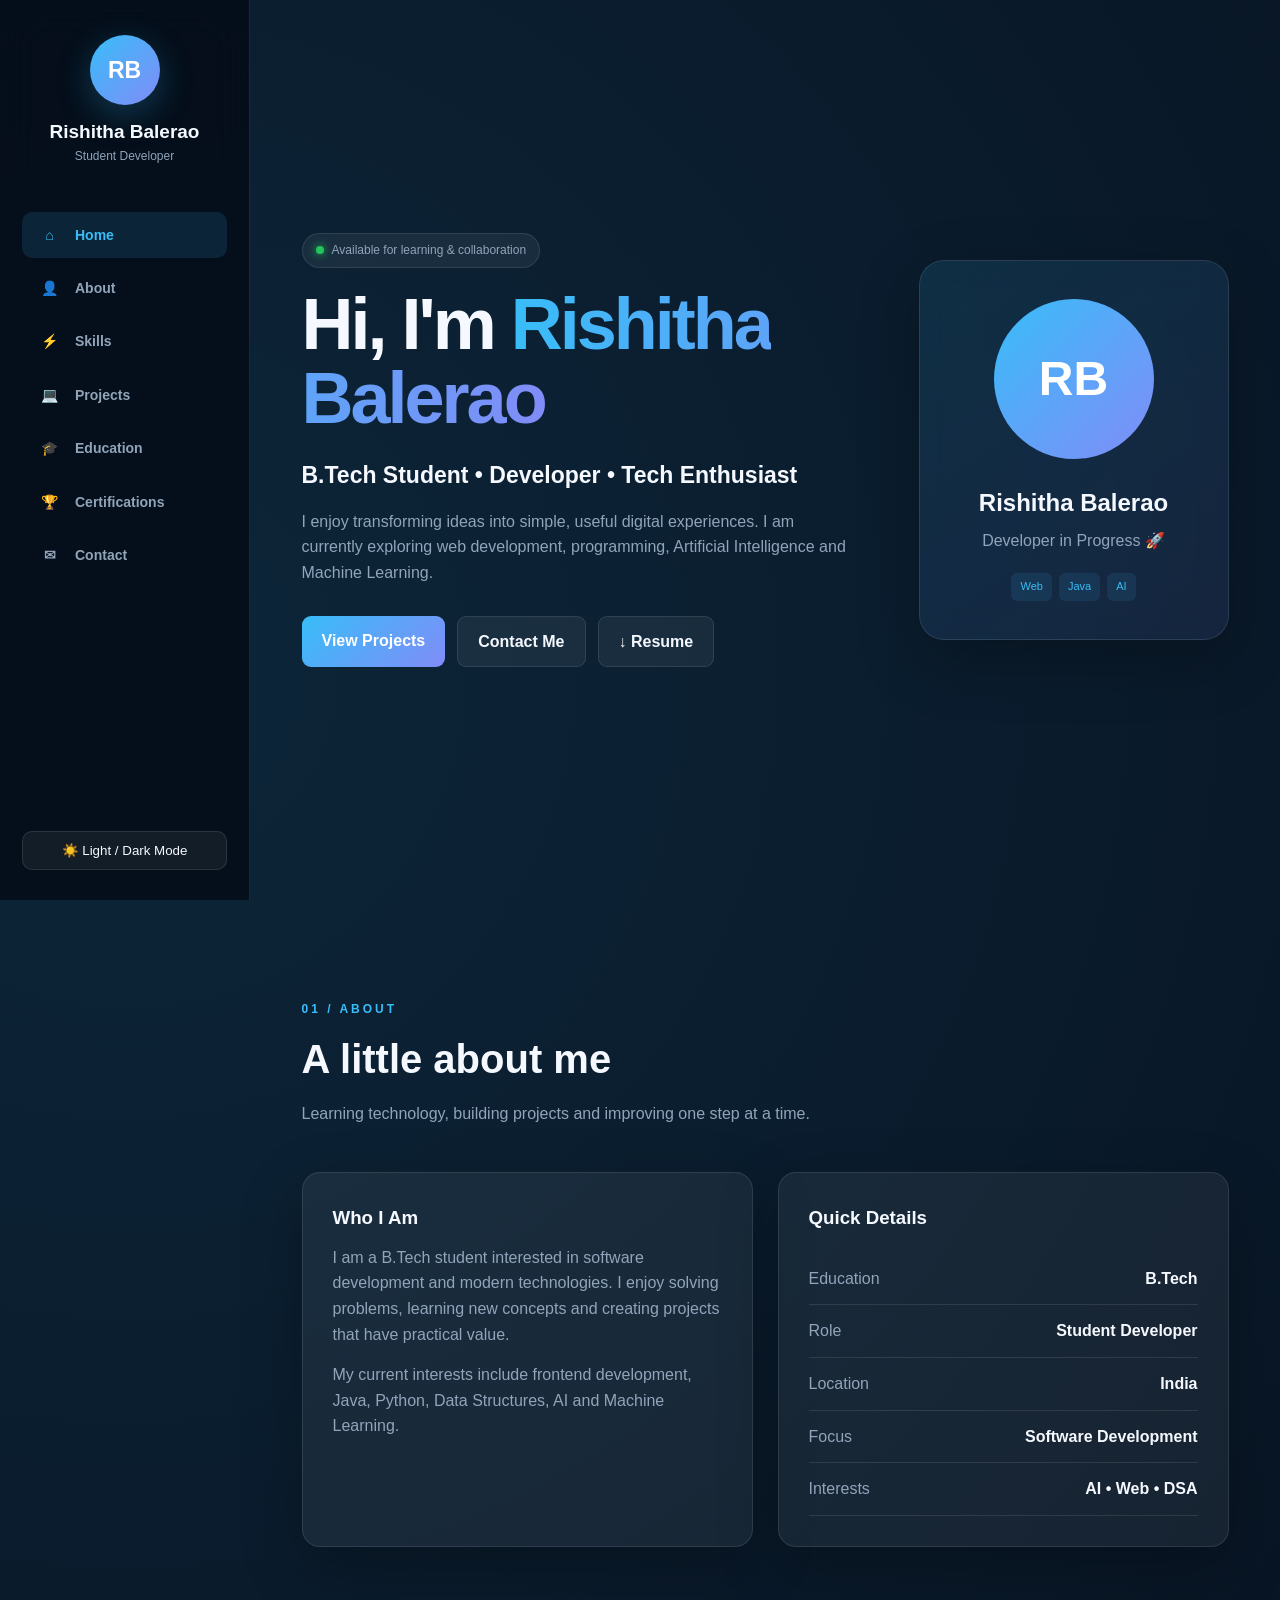
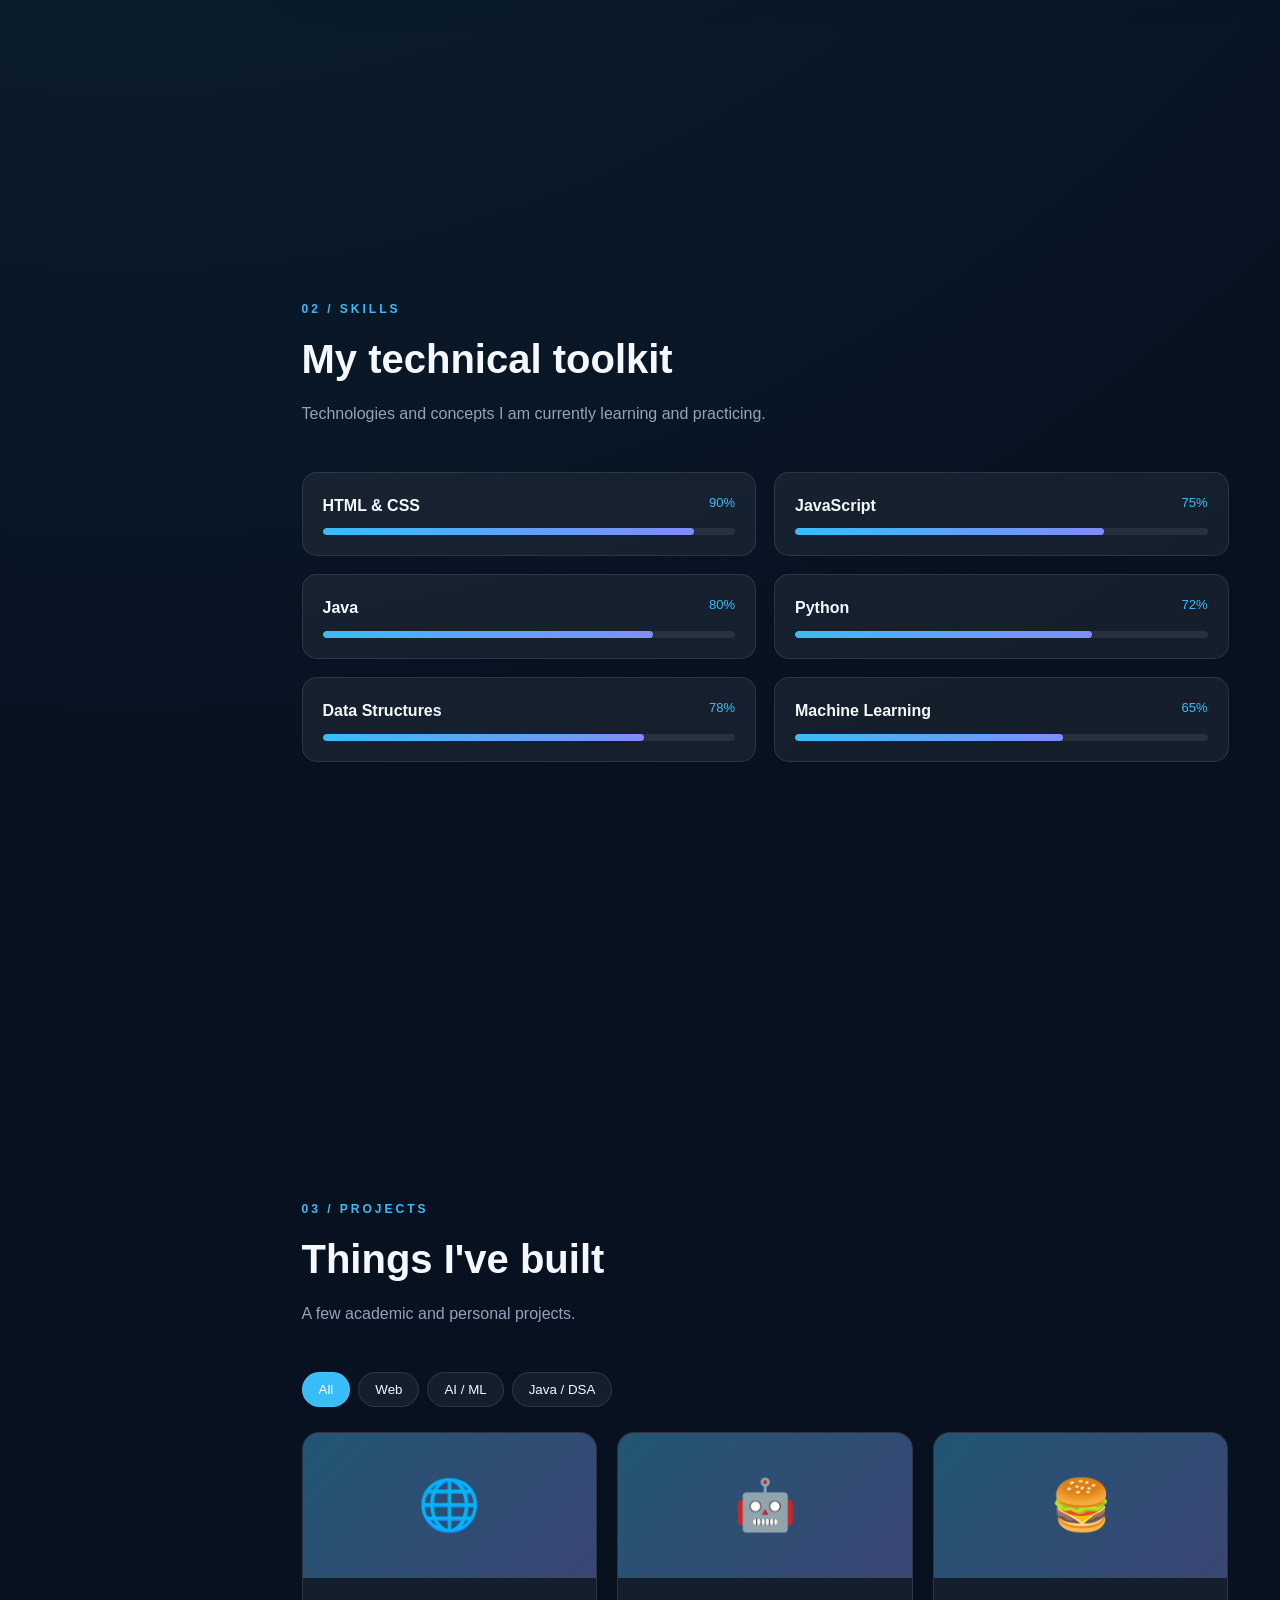
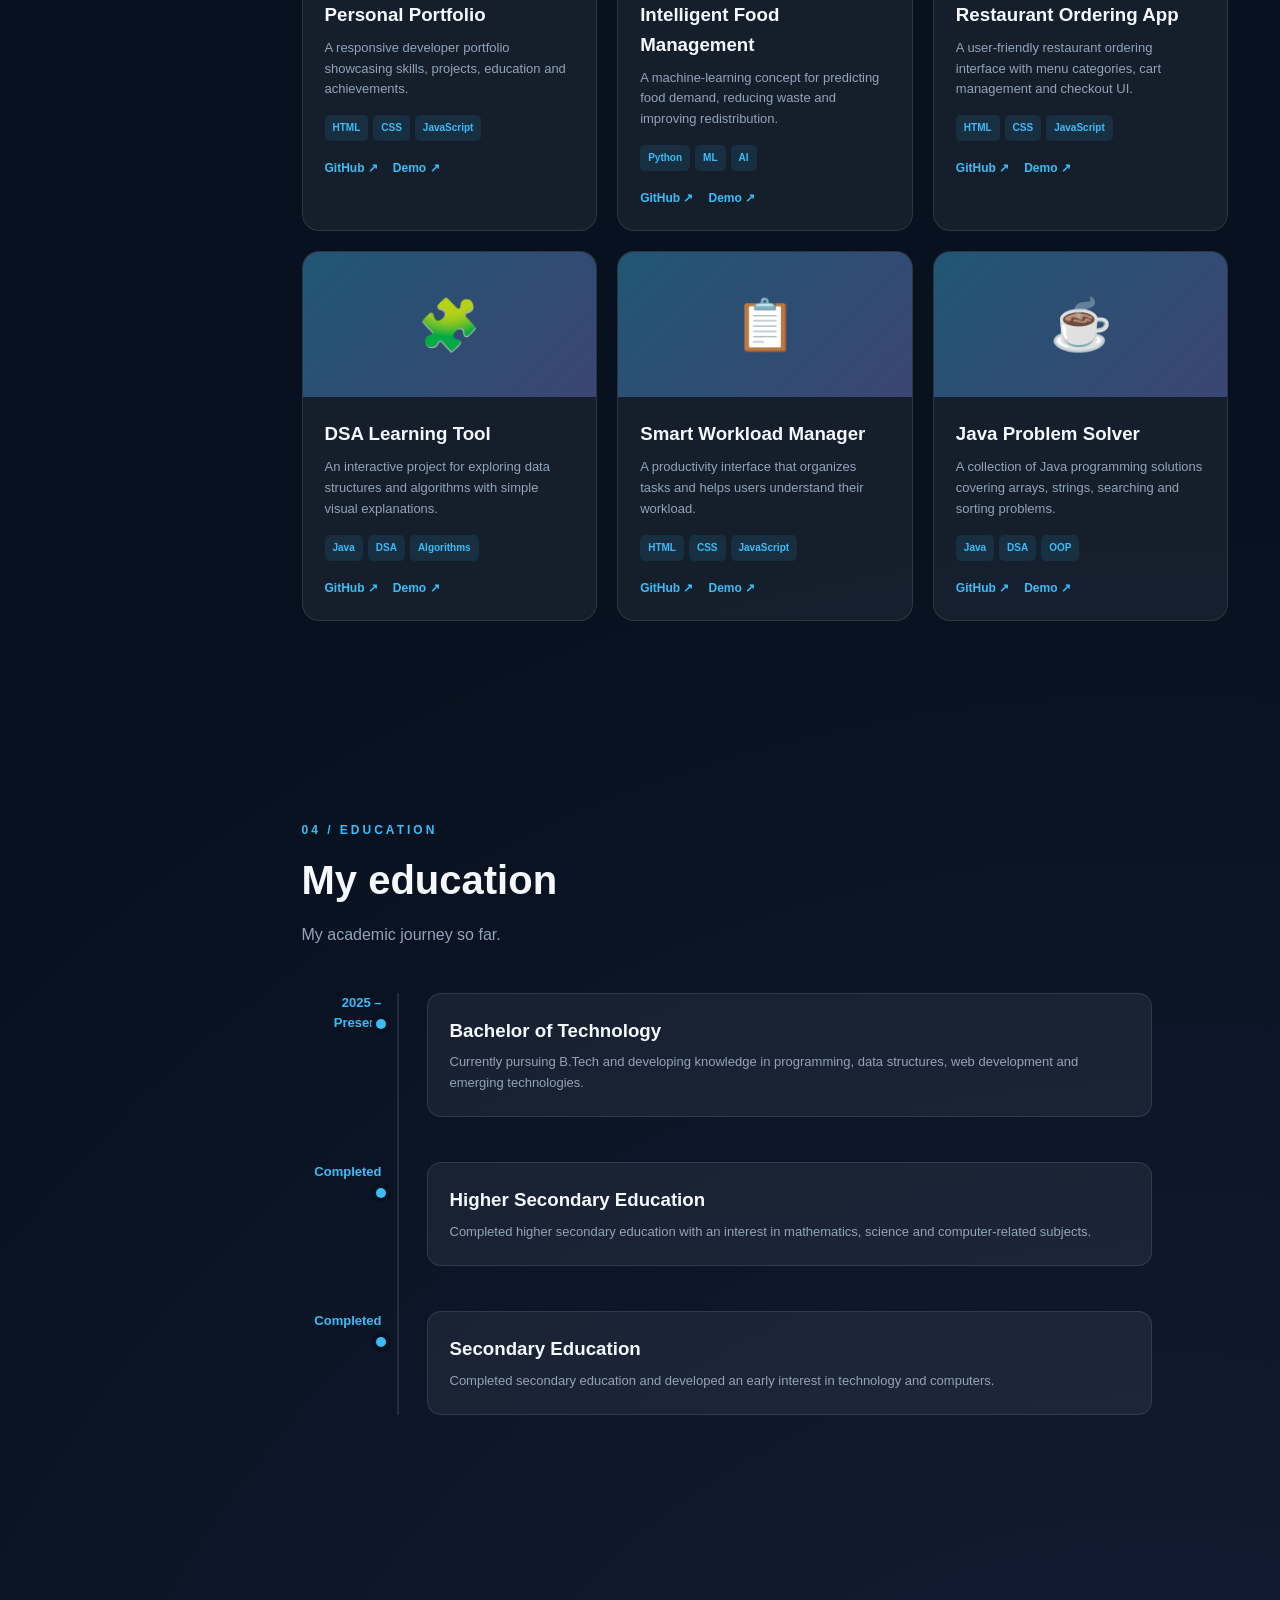
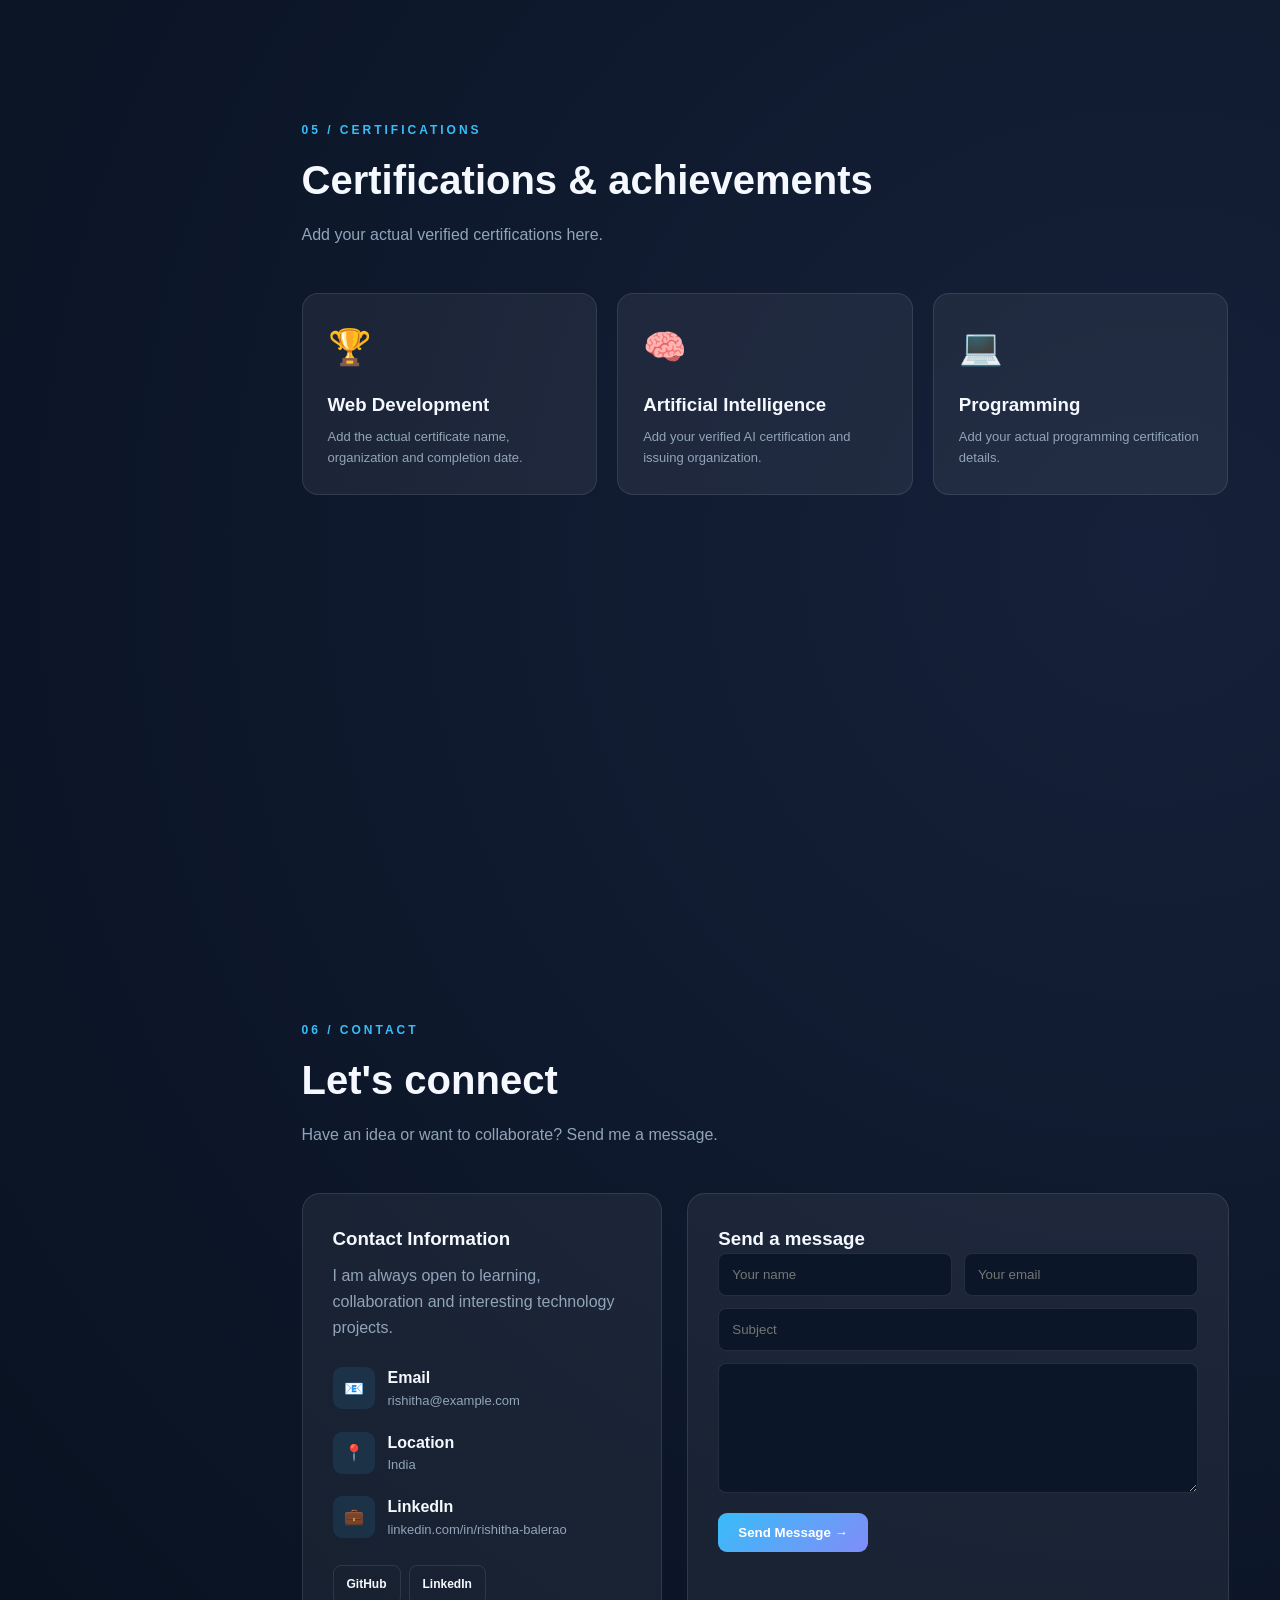
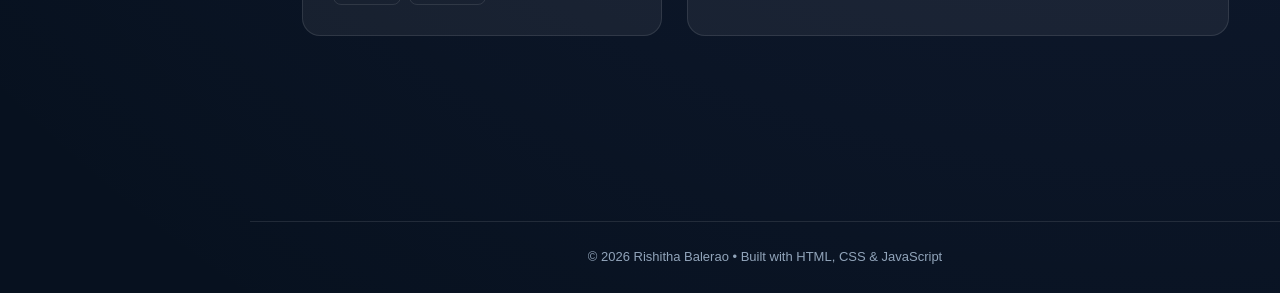
<file: PORTFOLIO.html>
<!DOCTYPE html>
<html lang="en">
<head>
<meta charset="UTF-8">
<meta name="viewport" content="width=device-width, initial-scale=1.0">

<title>Rishitha Balerao | Developer Portfolio</title>

<style>

/* =====================================================
   RESET
===================================================== */

* {
    margin: 0;
    padding: 0;
    box-sizing: border-box;
}

html {
    scroll-behavior: smooth;
}

:root {
    --bg: #07111f;
    --bg2: #0b1728;
    --card: rgba(255,255,255,0.06);
    --card-hover: rgba(255,255,255,0.10);
    --text: #f5f9ff;
    --muted: #91a4ba;
    --primary: #38bdf8;
    --secondary: #818cf8;
    --border: rgba(255,255,255,0.10);
    --shadow: 0 20px 60px rgba(0,0,0,0.25);
}

body.light {
    --bg: #f4f8fc;
    --bg2: #ffffff;
    --card: #ffffff;
    --card-hover: #f8fbff;
    --text: #172033;
    --muted: #667085;
    --primary: #0284c7;
    --secondary: #4f46e5;
    --border: #e1e7ef;
    --shadow: 0 15px 40px rgba(20,50,80,0.10);
}

body {
    font-family: "Segoe UI", Arial, sans-serif;
    background:
        radial-gradient(
            circle at 10% 10%,
            rgba(56,189,248,0.12),
            transparent 30%
        ),
        radial-gradient(
            circle at 90% 80%,
            rgba(129,140,248,0.12),
            transparent 30%
        ),
        var(--bg);

    color: var(--text);
    line-height: 1.6;

    transition:
        background 0.3s,
        color 0.3s;
}

a {
    text-decoration: none;
    color: inherit;
}

button,
input,
textarea {
    font-family: inherit;
}


/* =====================================================
   SIDE NAVIGATION
===================================================== */

.sidebar {
    position: fixed;

    left: 0;
    top: 0;

    width: 250px;
    height: 100vh;

    padding: 35px 22px;

    background: rgba(4,12,23,0.82);

    backdrop-filter: blur(20px);

    border-right: 1px solid var(--border);

    z-index: 1000;

    transition: 0.3s;
}

body.light .sidebar {
    background: rgba(255,255,255,0.92);
}

.brand {
    text-align: center;
    margin-bottom: 45px;
}

.brand-circle {
    width: 70px;
    height: 70px;

    margin: auto;
    margin-bottom: 12px;

    border-radius: 50%;

    display: flex;
    align-items: center;
    justify-content: center;

    font-size: 23px;
    font-weight: 900;

    color: white;

    background:
        linear-gradient(
            135deg,
            var(--primary),
            var(--secondary)
        );

    box-shadow:
        0 10px 35px rgba(56,189,248,0.25);
}

.brand h2 {
    font-size: 19px;
}

.brand p {
    color: var(--muted);
    font-size: 12px;
}

.side-menu {
    list-style: none;
}

.side-menu li {
    margin: 7px 0;
}

.side-menu a {
    display: flex;
    align-items: center;
    gap: 13px;

    padding: 12px 15px;

    border-radius: 10px;

    color: var(--muted);

    font-size: 14px;
    font-weight: 600;

    transition: 0.3s;
}

.side-menu a:hover,
.side-menu a.active {
    background: rgba(56,189,248,0.12);
    color: var(--primary);
}

.side-icon {
    width: 25px;
    text-align: center;
}

.side-bottom {
    position: absolute;
    bottom: 30px;
    left: 22px;
    right: 22px;
}

.theme-toggle {
    width: 100%;

    padding: 11px;

    border: 1px solid var(--border);
    border-radius: 10px;

    background: var(--card);
    color: var(--text);

    cursor: pointer;
}


/* =====================================================
   MAIN
===================================================== */

main {
    margin-left: 250px;
}

.container {
    width: min(1050px, 90%);
    margin: auto;
}

section {
    min-height: 100vh;
    padding: 100px 0;
}


/* =====================================================
   HERO
===================================================== */

.hero {
    display: flex;
    align-items: center;
}

.hero-grid {
    display: grid;

    grid-template-columns:
        1.3fr
        0.7fr;

    gap: 60px;

    align-items: center;
}

.status {
    display: inline-flex;

    align-items: center;
    gap: 8px;

    padding: 7px 13px;

    border: 1px solid var(--border);

    border-radius: 30px;

    background: var(--card);

    color: var(--muted);

    font-size: 12px;

    margin-bottom: 20px;
}

.status-dot {
    width: 8px;
    height: 8px;

    border-radius: 50%;

    background: #22c55e;

    box-shadow:
        0 0 10px #22c55e;
}

.hero h1 {
    font-size: clamp(45px, 6vw, 72px);

    line-height: 1.02;

    letter-spacing: -3px;
}

.hero h1 span {
    background:
        linear-gradient(
            90deg,
            var(--primary),
            var(--secondary)
        );

    -webkit-background-clip: text;
    background-clip: text;

    color: transparent;
}

.hero h3 {
    font-size: 23px;
    margin: 22px 0 15px;
}

.hero-description {
    color: var(--muted);
    max-width: 600px;
    margin-bottom: 30px;
}

.hero-buttons {
    display: flex;
    flex-wrap: wrap;
    gap: 12px;
}

.btn {
    display: inline-block;

    padding: 12px 20px;

    border-radius: 9px;

    font-weight: 700;

    border: 1px solid var(--border);

    transition: 0.3s;
}

.btn-primary {
    background:
        linear-gradient(
            135deg,
            var(--primary),
            var(--secondary)
        );

    color: white;

    border: none;
}

.btn-primary:hover {
    transform: translateY(-3px);
}

.btn-outline {
    background: var(--card);
}

.btn-outline:hover {
    color: var(--primary);
    border-color: var(--primary);
}


/* Hero profile */

.hero-profile {
    display: flex;
    justify-content: center;
}

.profile-card {
    position: relative;

    width: 310px;
    height: 380px;

    border: 1px solid var(--border);

    border-radius: 25px;

    background:
        linear-gradient(
            145deg,
            rgba(56,189,248,0.12),
            rgba(129,140,248,0.10)
        );

    backdrop-filter: blur(15px);

    box-shadow: var(--shadow);

    display: flex;
    flex-direction: column;

    justify-content: center;
    align-items: center;
}

.profile-avatar {
    width: 160px;
    height: 160px;

    border-radius: 50%;

    background:
        linear-gradient(
            135deg,
            var(--primary),
            var(--secondary)
        );

    display: flex;
    justify-content: center;
    align-items: center;

    font-size: 48px;
    font-weight: 900;

    color: white;

    margin-bottom: 25px;
}

.profile-card h2 {
    font-size: 24px;
}

.profile-card p {
    color: var(--muted);
    margin-top: 5px;
}

.profile-tags {
    display: flex;
    gap: 7px;
    margin-top: 20px;
}

.profile-tags span {
    padding: 5px 9px;

    border-radius: 6px;

    background: rgba(56,189,248,0.10);

    color: var(--primary);

    font-size: 11px;
}


/* =====================================================
   SECTION HEADINGS
===================================================== */

.section-label {
    color: var(--primary);

    font-size: 12px;

    text-transform: uppercase;

    letter-spacing: 3px;

    font-weight: 800;

    margin-bottom: 8px;
}

.section-title {
    font-size: 40px;
    margin-bottom: 10px;
}

.section-description {
    color: var(--muted);
    margin-bottom: 45px;
}


/* =====================================================
   ABOUT
===================================================== */

.about-grid {
    display: grid;

    grid-template-columns:
        1fr
        1fr;

    gap: 25px;
}

.glass-card {
    background: var(--card);

    border: 1px solid var(--border);

    border-radius: 18px;

    padding: 30px;

    box-shadow: var(--shadow);

    transition: 0.3s;
}

.glass-card:hover {
    transform: translateY(-5px);
    background: var(--card-hover);
}

.glass-card p {
    color: var(--muted);
}

.about-list {
    list-style: none;
    margin-top: 20px;
}

.about-list li {
    display: flex;
    justify-content: space-between;

    padding: 13px 0;

    border-bottom: 1px solid var(--border);
}

.about-list span {
    color: var(--muted);
}


/* =====================================================
   SKILLS
===================================================== */

.skill-list {
    display: grid;

    grid-template-columns:
        1fr
        1fr;

    gap: 18px;
}

.skill-box {
    background: var(--card);

    border: 1px solid var(--border);

    border-radius: 15px;

    padding: 20px;
}

.skill-header {
    display: flex;
    justify-content: space-between;

    margin-bottom: 10px;
}

.skill-header span:last-child {
    color: var(--primary);
    font-size: 13px;
}

.progress {
    height: 7px;

    border-radius: 10px;

    background: rgba(255,255,255,0.08);

    overflow: hidden;
}

body.light .progress {
    background: #e8edf4;
}

.progress-bar {
    height: 100%;

    border-radius: inherit;

    background:
        linear-gradient(
            90deg,
            var(--primary),
            var(--secondary)
        );
}


/* =====================================================
   PROJECTS
===================================================== */

.filters {
    display: flex;

    flex-wrap: wrap;

    gap: 8px;

    margin-bottom: 25px;
}

.filter-btn {
    padding: 9px 16px;

    border: 1px solid var(--border);

    border-radius: 20px;

    background: var(--card);

    color: var(--text);

    cursor: pointer;
}

.filter-btn.active,
.filter-btn:hover {
    background: var(--primary);
    color: white;
}

.projects-grid {
    display: grid;

    grid-template-columns:
        repeat(3, 1fr);

    gap: 20px;
}

.project {
    background: var(--card);

    border: 1px solid var(--border);

    border-radius: 17px;

    overflow: hidden;

    transition: 0.3s;
}

.project:hover {
    transform: translateY(-7px);
    box-shadow: var(--shadow);
}

.project-image {
    height: 145px;

    display: flex;

    align-items: center;
    justify-content: center;

    font-size: 50px;

    background:
        linear-gradient(
            135deg,
            rgba(56,189,248,0.35),
            rgba(129,140,248,0.35)
        );
}

.project-content {
    padding: 22px;
}

.project-content h3 {
    margin-bottom: 8px;
}

.project-content p {
    color: var(--muted);

    font-size: 13px;

    margin-bottom: 15px;
}

.tech {
    display: flex;
    flex-wrap: wrap;

    gap: 5px;

    margin-bottom: 18px;
}

.tech span {
    padding: 5px 8px;

    border-radius: 5px;

    background: rgba(56,189,248,0.10);

    color: var(--primary);

    font-size: 10px;

    font-weight: 700;
}

.project-links {
    display: flex;
    gap: 15px;
}

.project-links a {
    color: var(--primary);

    font-size: 12px;

    font-weight: 700;
}


/* =====================================================
   EDUCATION
===================================================== */

.timeline {
    position: relative;

    max-width: 850px;
}

.timeline::before {
    content: "";

    position: absolute;

    left: 95px;

    top: 0;
    bottom: 0;

    width: 2px;

    background: var(--border);
}

.timeline-item {
    display: grid;

    grid-template-columns:
        80px
        1fr;

    gap: 45px;

    position: relative;

    margin-bottom: 45px;
}

.timeline-year {
    color: var(--primary);

    font-size: 13px;

    font-weight: 800;

    text-align: right;
}

.timeline-content {
    position: relative;

    background: var(--card);

    border: 1px solid var(--border);

    padding: 22px;

    border-radius: 14px;
}

.timeline-content::before {
    content: "";

    position: absolute;

    left: -52px;

    top: 25px;

    width: 10px;
    height: 10px;

    border-radius: 50%;

    background: var(--primary);

    box-shadow:
        0 0 0 5px var(--bg);
}

.timeline-content p {
    color: var(--muted);

    font-size: 13px;

    margin-top: 7px;
}


/* =====================================================
   CERTIFICATIONS
===================================================== */

.cert-grid {
    display: grid;

    grid-template-columns:
        repeat(3, 1fr);

    gap: 20px;
}

.cert {
    background: var(--card);

    border: 1px solid var(--border);

    border-radius: 16px;

    padding: 25px;
}

.cert-icon {
    font-size: 35px;
    margin-bottom: 15px;
}

.cert p {
    color: var(--muted);

    font-size: 13px;

    margin-top: 8px;
}


/* =====================================================
   CONTACT
===================================================== */

.contact-grid {
    display: grid;

    grid-template-columns:
        0.8fr
        1.2fr;

    gap: 25px;
}

.contact-box {
    background: var(--card);

    border: 1px solid var(--border);

    border-radius: 18px;

    padding: 30px;
}

.contact-box > p {
    color: var(--muted);

    margin: 10px 0 25px;
}

.contact-item {
    display: flex;

    align-items: center;

    gap: 13px;

    margin-bottom: 18px;
}

.contact-icon {
    width: 42px;
    height: 42px;

    border-radius: 9px;

    display: flex;
    align-items: center;
    justify-content: center;

    background: rgba(56,189,248,0.10);
}

.contact-item p {
    color: var(--muted);

    font-size: 13px;
}

.social-links {
    display: flex;
    gap: 8px;
    margin-top: 25px;
}

.social-links a {
    padding: 9px 13px;

    border: 1px solid var(--border);

    border-radius: 8px;

    font-size: 12px;

    font-weight: 700;
}

.social-links a:hover {
    background: var(--primary);
    color: white;
}

.form-row {
    display: grid;

    grid-template-columns:
        1fr
        1fr;

    gap: 12px;
}

.contact-form input,
.contact-form textarea {
    width: 100%;

    padding: 13px;

    margin-bottom: 12px;

    border: 1px solid var(--border);

    border-radius: 8px;

    background: var(--bg2);

    color: var(--text);

    outline: none;
}

.contact-form textarea {
    height: 130px;

    resize: vertical;
}

.contact-form input:focus,
.contact-form textarea:focus {
    border-color: var(--primary);
}

.form-success {
    display: none;

    color: #22c55e;

    font-size: 13px;

    margin-top: 12px;
}


/* =====================================================
   FOOTER
===================================================== */

footer {
    margin-left: 250px;

    border-top: 1px solid var(--border);

    padding: 25px;

    text-align: center;

    color: var(--muted);

    font-size: 13px;
}


/* =====================================================
   MOBILE MENU
===================================================== */

.mobile-menu-btn {
    display: none;

    position: fixed;

    right: 20px;
    top: 20px;

    width: 45px;
    height: 45px;

    border-radius: 10px;

    border: 1px solid var(--border);

    background: var(--card);

    color: var(--text);

    cursor: pointer;

    z-index: 2000;
}


/* =====================================================
   SCROLL TOP
===================================================== */

#scrollTop {
    position: fixed;

    right: 25px;
    bottom: 25px;

    width: 45px;
    height: 45px;

    border: none;

    border-radius: 50%;

    background:
        linear-gradient(
            135deg,
            var(--primary),
            var(--secondary)
        );

    color: white;

    cursor: pointer;

    display: none;

    z-index: 900;
}


/* =====================================================
   RESPONSIVE
===================================================== */

@media(max-width: 1000px) {

    .sidebar {
        width: 220px;
    }

    main {
        margin-left: 220px;
    }

    footer {
        margin-left: 220px;
    }

    .projects-grid {
        grid-template-columns: repeat(2,1fr);
    }

    .cert-grid {
        grid-template-columns: repeat(2,1fr);
    }

}

@media(max-width: 800px) {

    .sidebar {
        transform: translateX(-100%);
        width: 260px;
    }

    .sidebar.open {
        transform: translateX(0);
    }

    main,
    footer {
        margin-left: 0;
    }

    .mobile-menu-btn {
        display: block;
    }

    .hero-grid,
    .about-grid,
    .contact-grid {
        grid-template-columns: 1fr;
    }

    .hero {
        padding-top: 100px;
    }

    .hero {
        text-align: center;
    }

    .hero-description {
        margin-left: auto;
        margin-right: auto;
    }

    .hero-buttons {
        justify-content: center;
    }

    .hero-profile {
        margin-top: 25px;
    }

}

@media(max-width: 600px) {

    section {
        padding: 80px 0;
    }

    .projects-grid,
    .cert-grid,
    .skill-list {
        grid-template-columns: 1fr;
    }

    .form-row {
        grid-template-columns: 1fr;
    }

    .timeline::before {
        display: none;
    }

    .timeline-item {
        display: block;
    }

    .timeline-year {
        text-align: left;
        margin-bottom: 8px;
    }

    .timeline-content::before {
        display: none;
    }

    .section-title {
        font-size: 32px;
    }

    .profile-card {
        width: 280px;
    }

}

</style>
</head>


<body>


<!-- =====================================================
     MOBILE BUTTON
===================================================== -->

<button
    class="mobile-menu-btn"
    id="mobileMenuBtn">

    ☰

</button>


<!-- =====================================================
     SIDEBAR
===================================================== -->

<aside class="sidebar" id="sidebar">

    <div class="brand">

        <div class="brand-circle">
            RB
        </div>

        <h2>Rishitha Balerao</h2>

        <p>Student Developer</p>

    </div>


    <ul class="side-menu">

        <li>
            <a href="#home" class="active">
                <span class="side-icon">⌂</span>
                Home
            </a>
        </li>

        <li>
            <a href="#about">
                <span class="side-icon">👤</span>
                About
            </a>
        </li>

        <li>
            <a href="#skills">
                <span class="side-icon">⚡</span>
                Skills
            </a>
        </li>

        <li>
            <a href="#projects">
                <span class="side-icon">💻</span>
                Projects
            </a>
        </li>

        <li>
            <a href="#education">
                <span class="side-icon">🎓</span>
                Education
            </a>
        </li>

        <li>
            <a href="#certifications">
                <span class="side-icon">🏆</span>
                Certifications
            </a>
        </li>

        <li>
            <a href="#contact">
                <span class="side-icon">✉</span>
                Contact
            </a>
        </li>

    </ul>


    <div class="side-bottom">

        <button
            class="theme-toggle"
            id="themeToggle">

            ☀️ Light / Dark Mode

        </button>

    </div>

</aside>


<!-- =====================================================
     MAIN
===================================================== -->

<main>


<!-- =====================================================
     HERO
===================================================== -->

<section id="home" class="hero">

<div class="container">

<div class="hero-grid">


<div>

    <div class="status">

        <span class="status-dot"></span>

        Available for learning & collaboration

    </div>


    <h1>

        Hi, I'm

        <span>
            Rishitha Balerao
        </span>

    </h1>


    <h3>
        B.Tech Student • Developer • Tech Enthusiast
    </h3>


    <p class="hero-description">

        I enjoy transforming ideas into simple,
        useful digital experiences. I am currently
        exploring web development, programming,
        Artificial Intelligence and Machine Learning.

    </p>


    <div class="hero-buttons">

        <a
            href="#projects"
            class="btn btn-primary">

            View Projects

        </a>


        <a
            href="#contact"
            class="btn btn-outline">

            Contact Me

        </a>


        <a
            href="resume.pdf"
            download
            class="btn btn-outline">

            ↓ Resume

        </a>

    </div>

</div>


<div class="hero-profile">

    <div class="profile-card">

        <div class="profile-avatar">
            RB
        </div>

        <h2>
            Rishitha Balerao
        </h2>

        <p>
            Developer in Progress 🚀
        </p>


        <div class="profile-tags">

            <span>Web</span>
            <span>Java</span>
            <span>AI</span>

        </div>

    </div>

</div>


</div>

</div>

</section>


<!-- =====================================================
     ABOUT
===================================================== -->

<section id="about">

<div class="container">

    <div class="section-label">
        01 / About
    </div>

    <h2 class="section-title">
        A little about me
    </h2>

    <p class="section-description">
        Learning technology, building projects and
        improving one step at a time.
    </p>


    <div class="about-grid">


        <div class="glass-card">

            <h3>
                Who I Am
            </h3>

            <p style="margin-top:12px;">

                I am a B.Tech student interested in
                software development and modern
                technologies. I enjoy solving problems,
                learning new concepts and creating
                projects that have practical value.

            </p>


            <p style="margin-top:15px;">

                My current interests include frontend
                development, Java, Python, Data Structures,
                AI and Machine Learning.

            </p>

        </div>


        <div class="glass-card">

            <h3>
                Quick Details
            </h3>


            <ul class="about-list">

                <li>
                    <span>Education</span>
                    <strong>B.Tech</strong>
                </li>

                <li>
                    <span>Role</span>
                    <strong>Student Developer</strong>
                </li>

                <li>
                    <span>Location</span>
                    <strong>India</strong>
                </li>

                <li>
                    <span>Focus</span>
                    <strong>Software Development</strong>
                </li>

                <li>
                    <span>Interests</span>
                    <strong>AI • Web • DSA</strong>
                </li>

            </ul>

        </div>


    </div>

</div>

</section>


<!-- =====================================================
     SKILLS
===================================================== -->

<section id="skills">

<div class="container">

    <div class="section-label">
        02 / Skills
    </div>

    <h2 class="section-title">
        My technical toolkit
    </h2>

    <p class="section-description">
        Technologies and concepts I am currently
        learning and practicing.
    </p>


    <div class="skill-list">


        <div class="skill-box">

            <div class="skill-header">
                <strong>HTML & CSS</strong>
                <span>90%</span>
            </div>

            <div class="progress">
                <div
                    class="progress-bar"
                    style="width:90%">
                </div>
            </div>

        </div>


        <div class="skill-box">

            <div class="skill-header">
                <strong>JavaScript</strong>
                <span>75%</span>
            </div>

            <div class="progress">
                <div
                    class="progress-bar"
                    style="width:75%">
                </div>
            </div>

        </div>


        <div class="skill-box">

            <div class="skill-header">
                <strong>Java</strong>
                <span>80%</span>
            </div>

            <div class="progress">
                <div
                    class="progress-bar"
                    style="width:80%">
                </div>
            </div>

        </div>


        <div class="skill-box">

            <div class="skill-header">
                <strong>Python</strong>
                <span>72%</span>
            </div>

            <div class="progress">
                <div
                    class="progress-bar"
                    style="width:72%">
                </div>
            </div>

        </div>


        <div class="skill-box">

            <div class="skill-header">
                <strong>Data Structures</strong>
                <span>78%</span>
            </div>

            <div class="progress">
                <div
                    class="progress-bar"
                    style="width:78%">
                </div>
            </div>

        </div>


        <div class="skill-box">

            <div class="skill-header">
                <strong>Machine Learning</strong>
                <span>65%</span>
            </div>

            <div class="progress">
                <div
                    class="progress-bar"
                    style="width:65%">
                </div>
            </div>

        </div>


    </div>

</div>

</section>


<!-- =====================================================
     PROJECTS
===================================================== -->

<section id="projects">

<div class="container">

    <div class="section-label">
        03 / Projects
    </div>

    <h2 class="section-title">
        Things I've built
    </h2>

    <p class="section-description">
        A few academic and personal projects.
    </p>


    <div class="filters">

        <button
            class="filter-btn active"
            data-filter="all">
            All
        </button>

        <button
            class="filter-btn"
            data-filter="web">
            Web
        </button>

        <button
            class="filter-btn"
            data-filter="ai">
            AI / ML
        </button>

        <button
            class="filter-btn"
            data-filter="dsa">
            Java / DSA
        </button>

    </div>


    <div class="projects-grid">


        <!-- PROJECT 1 -->

        <article
            class="project"
            data-category="web">

            <div class="project-image">
                🌐
            </div>

            <div class="project-content">

                <h3>
                    Personal Portfolio
                </h3>

                <p>

                    A responsive developer portfolio
                    showcasing skills, projects,
                    education and achievements.

                </p>


                <div class="tech">

                    <span>HTML</span>
                    <span>CSS</span>
                    <span>JavaScript</span>

                </div>


                <div class="project-links">

                    <a href="#" target="_blank">
                        GitHub ↗
                    </a>

                    <a href="#" target="_blank">
                        Demo ↗
                    </a>

                </div>

            </div>

        </article>


        <!-- PROJECT 2 -->

        <article
            class="project"
            data-category="ai">

            <div class="project-image">
                🤖
            </div>

            <div class="project-content">

                <h3>
                    Intelligent Food Management
                </h3>

                <p>

                    A machine-learning concept for
                    predicting food demand, reducing
                    waste and improving redistribution.

                </p>


                <div class="tech">

                    <span>Python</span>
                    <span>ML</span>
                    <span>AI</span>

                </div>


                <div class="project-links">

                    <a href="#" target="_blank">
                        GitHub ↗
                    </a>

                    <a href="#" target="_blank">
                        Demo ↗
                    </a>

                </div>

            </div>

        </article>


        <!-- PROJECT 3 -->

        <article
            class="project"
            data-category="web">

            <div class="project-image">
                🍔
            </div>

            <div class="project-content">

                <h3>
                    Restaurant Ordering App
                </h3>

                <p>

                    A user-friendly restaurant ordering
                    interface with menu categories,
                    cart management and checkout UI.

                </p>


                <div class="tech">

                    <span>HTML</span>
                    <span>CSS</span>
                    <span>JavaScript</span>

                </div>


                <div class="project-links">

                    <a href="#" target="_blank">
                        GitHub ↗
                    </a>

                    <a href="#" target="_blank">
                        Demo ↗
                    </a>

                </div>

            </div>

        </article>


        <!-- PROJECT 4 -->

        <article
            class="project"
            data-category="dsa">

            <div class="project-image">
                🧩
            </div>

            <div class="project-content">

                <h3>
                    DSA Learning Tool
                </h3>

                <p>

                    An interactive project for exploring
                    data structures and algorithms with
                    simple visual explanations.

                </p>


                <div class="tech">

                    <span>Java</span>
                    <span>DSA</span>
                    <span>Algorithms</span>

                </div>


                <div class="project-links">

                    <a href="#" target="_blank">
                        GitHub ↗
                    </a>

                    <a href="#" target="_blank">
                        Demo ↗
                    </a>

                </div>

            </div>

        </article>


        <!-- PROJECT 5 -->

        <article
            class="project"
            data-category="web">

            <div class="project-image">
                📋
            </div>

            <div class="project-content">

                <h3>
                    Smart Workload Manager
                </h3>

                <p>

                    A productivity interface that
                    organizes tasks and helps users
                    understand their workload.

                </p>


                <div class="tech">

                    <span>HTML</span>
                    <span>CSS</span>
                    <span>JavaScript</span>

                </div>


                <div class="project-links">

                    <a href="#" target="_blank">
                        GitHub ↗
                    </a>

                    <a href="#" target="_blank">
                        Demo ↗
                    </a>

                </div>

            </div>

        </article>


        <!-- PROJECT 6 -->

        <article
            class="project"
            data-category="dsa">

            <div class="project-image">
                ☕
            </div>

            <div class="project-content">

                <h3>
                    Java Problem Solver
                </h3>

                <p>

                    A collection of Java programming
                    solutions covering arrays, strings,
                    searching and sorting problems.

                </p>


                <div class="tech">

                    <span>Java</span>
                    <span>DSA</span>
                    <span>OOP</span>

                </div>


                <div class="project-links">

                    <a href="#" target="_blank">
                        GitHub ↗
                    </a>

                    <a href="#" target="_blank">
                        Demo ↗
                    </a>

                </div>

            </div>

        </article>


    </div>

</div>

</section>


<!-- =====================================================
     EDUCATION
===================================================== -->

<section id="education">

<div class="container">

    <div class="section-label">
        04 / Education
    </div>

    <h2 class="section-title">
        My education
    </h2>

    <p class="section-description">
        My academic journey so far.
    </p>


    <div class="timeline">


        <div class="timeline-item">

            <div class="timeline-year">
                2025 –
                Present
            </div>

            <div class="timeline-content">

                <h3>
                    Bachelor of Technology
                </h3>

                <p>

                    Currently pursuing B.Tech and
                    developing knowledge in programming,
                    data structures, web development and
                    emerging technologies.

                </p>

            </div>

        </div>


        <div class="timeline-item">

            <div class="timeline-year">
                Completed
            </div>

            <div class="timeline-content">

                <h3>
                    Higher Secondary Education
                </h3>

                <p>

                    Completed higher secondary education
                    with an interest in mathematics,
                    science and computer-related subjects.

                </p>

            </div>

        </div>


        <div class="timeline-item">

            <div class="timeline-year">
                Completed
            </div>

            <div class="timeline-content">

                <h3>
                    Secondary Education
                </h3>

                <p>

                    Completed secondary education and
                    developed an early interest in
                    technology and computers.

                </p>

            </div>

        </div>


    </div>

</div>

</section>


<!-- =====================================================
     CERTIFICATIONS
===================================================== -->

<section id="certifications">

<div class="container">

    <div class="section-label">
        05 / Certifications
    </div>

    <h2 class="section-title">
        Certifications & achievements
    </h2>

    <p class="section-description">
        Add your actual verified certifications here.
    </p>


    <div class="cert-grid">


        <div class="cert">

            <div class="cert-icon">
                🏆
            </div>

            <h3>
                Web Development
            </h3>

            <p>

                Add the actual certificate name,
                organization and completion date.

            </p>

        </div>


        <div class="cert">

            <div class="cert-icon">
                🧠
            </div>

            <h3>
                Artificial Intelligence
            </h3>

            <p>

                Add your verified AI certification
                and issuing organization.

            </p>

        </div>


        <div class="cert">

            <div class="cert-icon">
                💻
            </div>

            <h3>
                Programming
            </h3>

            <p>

                Add your actual programming
                certification details.

            </p>

        </div>


    </div>

</div>

</section>


<!-- =====================================================
     CONTACT
===================================================== -->

<section id="contact">

<div class="container">

    <div class="section-label">
        06 / Contact
    </div>

    <h2 class="section-title">
        Let's connect
    </h2>

    <p class="section-description">
        Have an idea or want to collaborate?
        Send me a message.
    </p>


    <div class="contact-grid">


        <div class="contact-box">

            <h3>
                Contact Information
            </h3>

            <p>

                I am always open to learning,
                collaboration and interesting
                technology projects.

            </p>


            <div class="contact-item">

                <div class="contact-icon">
                    📧
                </div>

                <div>

                    <strong>Email</strong>

                    <p>
                        rishitha@example.com
                    </p>

                </div>

            </div>


            <div class="contact-item">

                <div class="contact-icon">
                    📍
                </div>

                <div>

                    <strong>Location</strong>

                    <p>
                        India
                    </p>

                </div>

            </div>


            <div class="contact-item">

                <div class="contact-icon">
                    💼
                </div>

                <div>

                    <strong>LinkedIn</strong>

                    <p>
                        linkedin.com/in/rishitha-balerao
                    </p>

                </div>

            </div>


            <div class="social-links">

                <a
                    href="https://github.com/"
                    target="_blank">

                    GitHub

                </a>

                <a
                    href="https://www.linkedin.com/"
                    target="_blank">

                    LinkedIn

                </a>

            </div>

        </div>


        <div class="contact-box contact-form">

            <h3>
                Send a message
            </h3>


            <form id="contactForm">


                <div class="form-row">

                    <input
                        type="text"
                        id="visitorName"
                        placeholder="Your name"
                        required>


                    <input
                        type="email"
                        id="visitorEmail"
                        placeholder="Your email"
                        required>

                </div>


                <input
                    type="text"
                    id="visitorSubject"
                    placeholder="Subject"
                    required>


                <textarea
                    id="visitorMessage"
                    placeholder="Your message..."
                    required>
                </textarea>


                <button
                    type="submit"
                    class="btn btn-primary">

                    Send Message →

                </button>


                <div
                    class="form-success"
                    id="formSuccess">

                    ✓ Your message is ready to send.

                </div>


            </form>

        </div>


    </div>

</div>

</section>


</main>


<!-- =====================================================
     FOOTER
===================================================== -->

<footer>

    © <span id="year"></span>
    Rishitha Balerao • Built with HTML, CSS & JavaScript

</footer>


<!-- =====================================================
     SCROLL TOP
===================================================== -->

<button id="scrollTop">
    ↑
</button>


<script>

/* =====================================================
   MOBILE SIDEBAR
===================================================== */

const sidebar =
    document.getElementById("sidebar");

const mobileMenuBtn =
    document.getElementById("mobileMenuBtn");

mobileMenuBtn.addEventListener("click", () => {

    sidebar.classList.toggle("open");

});


document
.querySelectorAll(".side-menu a")
.forEach(link => {

    link.addEventListener("click", () => {

        sidebar.classList.remove("open");

    });

});


/* =====================================================
   LIGHT / DARK MODE
===================================================== */

const themeToggle =
    document.getElementById("themeToggle");

const savedMode =
    localStorage.getItem("rishitha-theme");

if (savedMode === "light") {

    document.body.classList.add("light");

}


themeToggle.addEventListener("click", () => {

    document.body.classList.toggle("light");

    const mode =
        document.body.classList.contains("light")
            ? "light"
            : "dark";

    localStorage.setItem(
        "rishitha-theme",
        mode
    );

});


/* =====================================================
   PROJECT FILTER
===================================================== */

const filterButtons =
    document.querySelectorAll(".filter-btn");

const projects =
    document.querySelectorAll(".project");


filterButtons.forEach(button => {

    button.addEventListener("click", () => {

        filterButtons.forEach(btn => {

            btn.classList.remove("active");

        });

        button.classList.add("active");

        const selected =
            button.dataset.filter;


        projects.forEach(project => {

            const category =
                project.dataset.category;


            if (
                selected === "all" ||
                category === selected
            ) {

                project.style.display = "block";

            } else {

                project.style.display = "none";

            }

        });

    });

});


/* =====================================================
   CONTACT FORM
===================================================== */

const contactForm =
    document.getElementById("contactForm");

const formSuccess =
    document.getElementById("formSuccess");


contactForm.addEventListener(
    "submit",
    function(event) {

        event.preventDefault();


        const name =
            document.getElementById(
                "visitorName"
            ).value;

        const email =
            document.getElementById(
                "visitorEmail"
            ).value;

        const subject =
            document.getElementById(
                "visitorSubject"
            ).value;

        const message =
            document.getElementById(
                "visitorMessage"
            ).value;


        /*
          Replace this with Rishitha's
          real email address.
        */

        const receiver =
            "rishitha@example.com";


        const body =
            "Name: " + name +
            "\nEmail: " + email +
            "\n\n" + message;


        const mailto =
            "mailto:" +
            receiver +
            "?subject=" +
            encodeURIComponent(subject) +
            "&body=" +
            encodeURIComponent(body);


        window.location.href =
            mailto;


        formSuccess.style.display =
            "block";

    }
);


/* =====================================================
   SCROLL TO TOP
===================================================== */

const scrollTop =
    document.getElementById("scrollTop");


window.addEventListener("scroll", () => {

    if (window.scrollY > 500) {

        scrollTop.style.display =
            "block";

    } else {

        scrollTop.style.display =
            "none";

    }

});


scrollTop.addEventListener(
    "click",
    () => {

        window.scrollTo({
            top: 0,
            behavior: "smooth"
        });

    }
);


/* =====================================================
   ACTIVE NAVIGATION
===================================================== */

const sections =
    document.querySelectorAll("section");

const navLinks =
    document.querySelectorAll(
        ".side-menu a"
    );


window.addEventListener("scroll", () => {

    let current = "";

    sections.forEach(section => {

        const sectionTop =
            section.offsetTop - 200;

        if (
            window.scrollY >= sectionTop
        ) {

            current =
                section.getAttribute("id");

        }

    });


    navLinks.forEach(link => {

        link.classList.remove("active");

        if (
            link.getAttribute("href") ===
            "#" + current
        ) {

            link.classList.add("active");

        }

    });

});


/* =====================================================
   FOOTER YEAR
===================================================== */

document.getElementById("year")
.textContent =
new Date().getFullYear();


/* =====================================================
   SCROLL REVEAL
===================================================== */

const revealElements =
    document.querySelectorAll(
        ".glass-card, .skill-box, " +
        ".project, .cert, .timeline-item, " +
        ".contact-box"
    );


const observer =
    new IntersectionObserver(
        entries => {

            entries.forEach(entry => {

                if (
                    entry.isIntersecting
                ) {

                    entry.target.style.opacity =
                        "1";

                    entry.target.style.transform =
                        "translateY(0)";

                }

            });

        },
        {
            threshold: 0.1
        }
    );


revealElements.forEach(element => {

    element.style.opacity = "0";

    element.style.transform =
        "translateY(25px)";

    element.style.transition =
        "opacity 0.7s ease, transform 0.7s ease";

    observer.observe(element);

});

</script>

</body>
</html>
</file>
